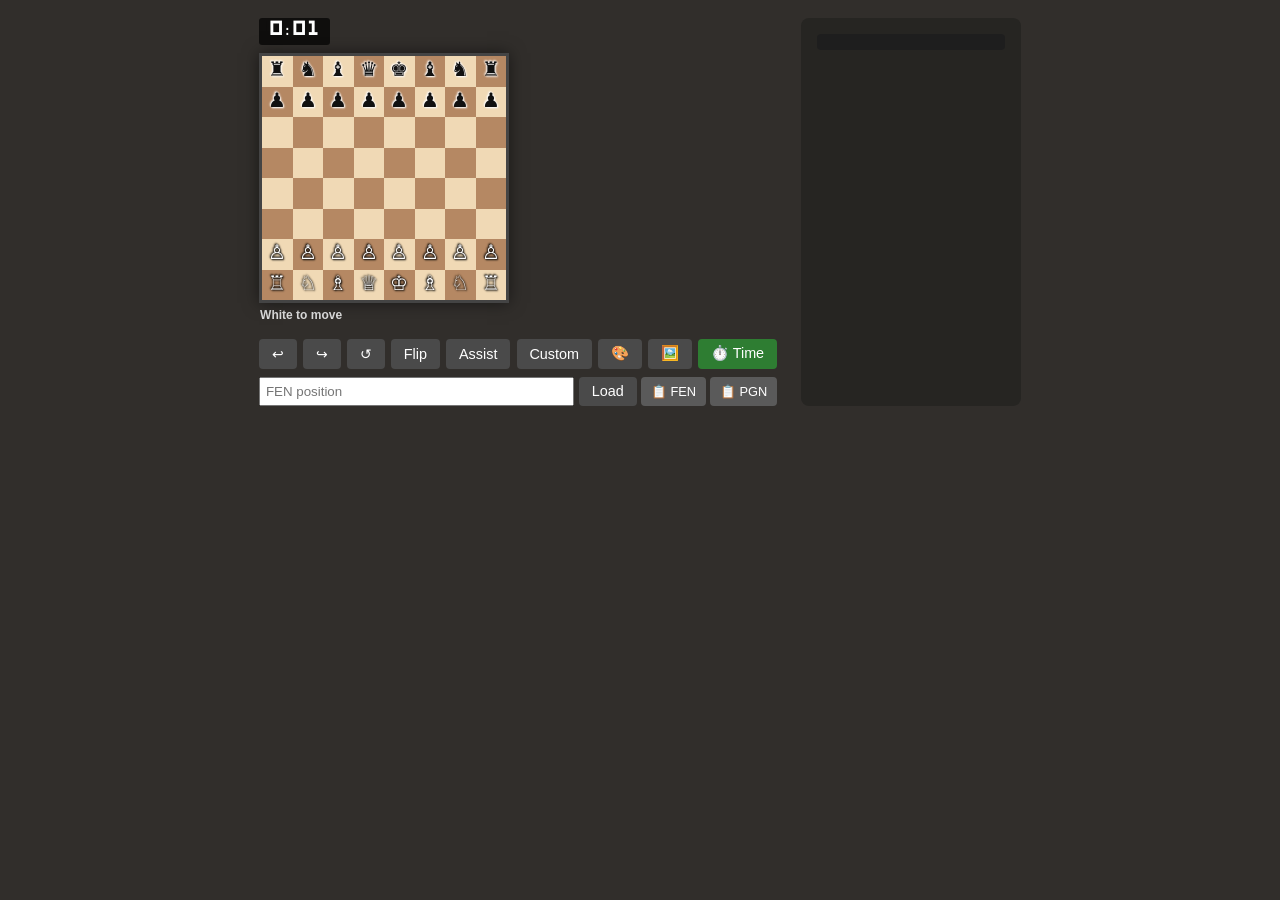
<file: index.html>
<!DOCTYPE html>
<html lang="en">
<head></head>
<body>
<meta charset="UTF-8" />
<meta name="viewport" content="width=device-width, initial-scale=1.0, user-scalable=yes" />
<meta name="theme-color" content="#312e2b" />
<link rel="manifest" href="manifest.json" />
<title>Chess Game</title>
<style>
:root {
--light-square: #f0d9b5;
--dark-square: #b58863;
}
* {
box-sizing: border-box;
margin: 0;
padding: 0;
}
body {
font-family: sans-serif;
background: #312e2b;
display: flex;
justify-content: center;
align-items: flex-start;
min-height: 100vh;
padding: 2vh 1rem;
}
.app {
display: flex;
gap: 1.5rem;
flex-wrap: wrap;
justify-content: center;
width: 100%;
max-width: 900px;
}
.board-area {
flex: 0 0 auto;
position: relative;
padding-top: 35px;
}
#board-container {
--square-size: calc(100% / 8);
width: 100%;
max-width: 250px;
aspect-ratio: 1 / 1;
display: grid;
grid-template-columns: repeat(8, 1fr);
grid-template-rows: repeat(8, 1fr);
border: 3px solid #444;
box-shadow: 0 0 15px rgba(0, 0, 0, 0.5);
position: relative;
user-select: none;
touch-action: none;
overflow: hidden;
}
.sidebar {
width: 220px;
background: #262522;
color: #ccc;
padding: 1rem;
border-radius: 8px;
display: flex;
flex-direction: column;
gap: 0.8rem;
}
.move-list {
max-height: 300px;
overflow-y: auto;
font-family: monospace;
background: #1e1e1e;
padding: 0.5rem;
border-radius: 4px;
display: flex;
flex-direction: column;
gap: 2px;
}
.move-entry {
display: flex;
align-items: center;
gap: 6px;
background: #2a2a2a;
padding: 3px 6px;
border-radius: 3px;
font-size: 0.9rem;
}
.move-entry .move-num {
color: #888;
min-width: 22px;
}
.move-entry .move-text {
color: #eee;
flex: 1;
}
.move-entry .move-time {
color: #aaa;
font-size: 10px !important;
}
.board-timer {
position: absolute;
top: 0;
left: 0;
font-family: "pixelnum", monospace;
font-size: 0.9rem;
color: #fff;
background: rgba(0, 0, 0, 0.7);
padding: 3px 10px;
border-radius: 3px;
pointer-events: none;
z-index: 10;
}
.controls {
display: flex;
flex-wrap: wrap;
gap: 0.4rem;
}
button {
padding: 0.4rem 0.8rem;
border: none;
border-radius: 4px;
cursor: pointer;
background: #4a4a4a;
color: white;
font-size: 0.9rem;
}
button:hover {
background: #666;
}
button.active {
background: #2e7d32;
}

#status-line {
width: 100%;
max-width: 250px;
margin: 4px 0;
min-height: 2em;
font-weight: bold;
color: #ddd;
white-space: pre-wrap;
overflow: hidden;
font-size: 0.75rem;
border: 1px solid transparent;
box-sizing: border-box;
line-height: 1.3;
}

.fen-area {
display: flex;
gap: 0.3rem;
margin-top: 0.5rem;
flex-wrap: wrap;
}
#fen-input {
flex: 1;
padding: 0.3rem;
min-width: 150px;
}
#halfmove-clock {
margin-top: 4px;
font-family: "pixelnum", monospace;
color: #aaa;
font-size: 0.85rem;
}
.export-btn {
padding: 0.3rem 0.6rem;
font-size: 0.8rem;
background: #5a5a5a;
}
.export-btn:hover {
background: #7a7a7a;
}
@media (max-width: 600px) {
.app {
flex-direction: column;
align-items: center;
}
.sidebar {
width: 100%;
}
}

@font-face {
font-family: "pixelnum";
src: url("pixelnum.ttf") format("truetype");
}
.square {
position: relative;
display: flex;
align-items: center;
justify-content: center;
font-family: "pixelnum", sans-serif;
font-size: calc(var(--square-size) * 10);
line-height: 1;
cursor: pointer;
transition: background-color 0.15s;
}
.light {
background-color: var(--light-square);
}
.dark {
background-color: var(--dark-square);
}
.square:active {
filter: brightness(1.2);
}
.square.last-move {
box-shadow: inset 0 0 10px rgba(255, 255, 0, 0.7);
}
.square.selected {
box-shadow: inset 0 0 15px rgba(0, 191, 255, 0.8);
outline: 3px solid #00bfff;
outline-offset: -3px;
z-index: 2;
}
.square.move-highlight {
background-color: rgba(0, 255, 0, 0.3) !important;
}
.square.capture-highlight {
background-color: rgba(255, 0, 0, 0.3) !important;
box-shadow: inset 0 0 0 4px rgba(255, 0, 0, 0.5);
}
.square.custom-highlight {
box-shadow: inset 0 0 0 4px rgba(0, 255, 100, 0.9) !important;
background-color: rgba(0, 255, 100, 0.25) !important;
}
.square.king-checkmate::after {
content: "";
position: absolute;
top: 0;
left: 0;
right: 0;
bottom: 0;
background: rgba(255, 0, 0, 0.5);
pointer-events: none;
z-index: 3;
}
#board-container.flipped {
transform: rotate(180deg);
}
#board-container.flipped .square {
transform: rotate(180deg);
}

.piece-white {
color: #fff;
text-shadow:
0 0 2px #000,
1px 1px 2px #000,
-1px -1px 2px #000;
}
.piece-black {
color: #111;
text-shadow:
0 0 2px #fff,
1px 1px 2px #fff,
-1px -1px 2px #fff;
}

.promotion-modal {
position: fixed;
top: 50%;
left: 50%;
transform: translate(-50%, -50%);
background: #333;
padding: 1rem;
border-radius: 8px;
display: flex;
gap: 0.5rem;
z-index: 1000;
box-shadow: 0 0 20px rgba(0, 0, 0, 0.4);
border: 2px solid #555;
}
.promotion-modal button {
font-size: 2rem;
width: 3rem;
height: 3rem;
background: #444;
border: 1px solid #666;
cursor: pointer;
display: flex;
align-items: center;
justify-content: center;
}

/* ── Drag ghost (fixed, follows cursor) ── */
.drag-ghost {
position: fixed;
pointer-events: none;
font-family: "pixelnum", sans-serif;
z-index: 10000;
display: flex;
align-items: center;
justify-content: center;
transform: translate(-50%, -50%) scale(1.1);
filter: drop-shadow(0 8px 16px rgba(0, 0, 0, 0.5));
transition: none;
will-change: left, top;
}

.attack-overlay {
position: absolute;
top: 2px;
left: 2px;
right: 2px;
display: flex;
justify-content: space-between;
font-size: 0.5rem;
font-weight: bold;
pointer-events: none;
font-family: "pixelnum", monospace;
z-index: 5;
line-height: 1;
}

.attack-white {
color: #fff;
text-shadow: 0 0 3px rgba(0, 0, 0, 0.9);
}

.attack-black {
color: #000;
text-shadow: 0 0 3px rgba(255, 255, 255, 0.9);
}
#board-container.img-import {
background-size: 100% 100%;
background-position: center;
box-shadow: none;
}
#board-container.img-import .square {
background-color: transparent !important;
}
#board-container.img-import .square.move-highlight {
background-color: rgba(0, 255, 0, 0.5) !important;
}
#board-container.img-import .square.capture-highlight {
background-color: rgba(255, 0, 0, 0.5) !important;
}

/* ── Custom Mode Panel ── */
.custom-panel {
position: fixed;
bottom: 20px;
left: 50%;
transform: translateX(-50%);
background: #2a2a2a;
border: 1px solid #555;
border-radius: 6px;
padding: 0;
z-index: 999;
display: flex;
flex-direction: column;
box-shadow: 0 4px 16px rgba(0, 0, 0, 0.6);
max-width: 50vw;
touch-action: none;
}
.custom-panel-header {
background: #1a1a1a;
padding: 4px 6px;
border-radius: 5px 5px 0 0;
display: flex;
justify-content: space-between;
align-items: center;
user-select: none;
border-bottom: 1px solid #444;
cursor: grab;
}
.custom-panel-header:active {
cursor: grabbing;
}
.custom-panel-header span {
color: #ccc;
font-size: 0.7rem;
font-weight: 600;
}
.custom-panel-drag-handle {
color: #666;
font-size: 0.8rem;
}
.custom-panel-content {
padding: 4px;
display: flex;
flex-direction: column;
gap: 2px;
}
.custom-palette {
display: flex;
flex-direction: column;
gap: 1px;
align-items: center;
}

.palette-row {
display: flex;
gap: 2px;
align-items: center;
}
.palette-piece {
width: 22px;
height: 22px;
background: #444;
border: 1px solid #666;
border-radius: 3px;
display: flex;
align-items: center;
justify-content: center;
font-size: 14px;
cursor: pointer;
transition: all 0.15s;
}
.palette-piece:hover {
background: #555;
}
.palette-piece.selected {
border-color: #4caf50;
background: #2e7d32;
box-shadow: 0 0 4px rgba(76, 175, 80, 0.6);
}
.palette-trash {
width: 22px;
height: 22px;
background: #5a2a2a;
border: 1px solid #a33;
border-radius: 3px;
display: flex;
align-items: center;
justify-content: center;
font-size: 11px;
cursor: pointer;
transition: all 0.15s;
}
.palette-trash:hover {
background: #7a2a2a;
}
.palette-trash.selected {
border-color: #ff5252;
background: #a33;
box-shadow: 0 0 4px rgba(255, 82, 82, 0.6);
}

.custom-toggle-btn {
  width: auto;
  min-width: 28px;
  height: 22px;
  background: #f0c000;
  border: 1px solid #e6b800;
  border-radius: 3px;
  color: #000;
  font-size: 0.55rem;
  cursor: pointer;
  padding: 0 4px;
  display: flex;
  align-items: center;
  justify-content: center;
}
.custom-toggle-btn:hover,
.custom-toggle-btn:active {
  background: #f0c000;
}

.custom-castle-btn {
  width: auto;
  min-width: 28px;
  height: 22px;
  background: #444;
  border: 1px solid #666;
  border-radius: 3px;
  color: #ccc;
  font-size: 0.55rem;
  cursor: pointer;
  padding: 0 4px;
  display: flex;
  align-items: center;
  justify-content: center;
}
.custom-castle-btn:hover {
  background: #555;
}
.custom-castle-btn.active {
  background: #2e7d32;
  border-color: #4caf50;
}

.custom-chess960-btn {
  width: auto;
  min-width: 28px;
  height: 22px;
  background: #5a4a2a;
  border: 1px solid #666;
  border-radius: 3px;
  color: #ccc;
  font-size: 0.55rem;
  cursor: pointer;
  padding: 0 4px;
  display: flex;
  align-items: center;
  justify-content: center;
}
.custom-chess960-btn:hover {
  background: #7a5a3a;
}

.custom-actions {
display: flex;
gap: 3px;
justify-content: center;
flex-wrap: wrap;
}
.custom-actions button {
padding: 3px 6px;
font-size: 0.7rem;
border-radius: 3px;
}
.custom-actions .back-btn {
background: #2e7d32;
}
.custom-actions .back-btn:hover {
background: #388e3c;
}
.custom-actions .clear-btn {
background: #b71c1c;
}
.custom-actions .clear-btn:hover {
background: #c62828;
}
.custom-mode-hint {
color: #aaa;
font-size: 0.6rem;
text-align: center;
}
</style>

<div class="app">
<div class="board-area">
<div id="move-timer" class="board-timer">0:00</div>
<div id="board-container" role="grid" aria-label="Chess board"></div>
<div id="status-line">White to move</div>
<div class="controls" style="margin-top: 0.5rem">
<button id="undo-btn" title="Undo">↩</button>
<button id="redo-btn" title="Redo">↪</button>
<button id="restart-btn" title="Restart">↺</button>
<button id="flip-btn" title="Flip board">Flip</button>
<button id="assist-toggle" title="Assist mode">Assist</button>
<button id="custom-btn" title="Custom board">Custom</button>
<button id="color-picker-btn" title="Board colors">🎨</button>
<button id="img-import-btn" title="Board image">🖼️</button>
<button id="time-toggle-btn" title="Toggle move times">⏱️ Time</button>
</div>
<div class="fen-area">
<input type="text" id="fen-input" placeholder="FEN position" />
<button id="fen-load-btn">Load</button>
<button id="fen-copy-btn" class="export-btn" title="Copy FEN">📋 FEN</button>
<button id="pgn-copy-btn" class="export-btn" title="Copy PGN">📋 PGN</button>
</div>
<div id="halfmove-clock" style="display: none">Halfmove: 0/100</div>
</div>
<div class="sidebar">
<div class="move-list" id="move-list" aria-label="Move history"></div>
</div>
</div>

<div id="custom-panel" class="custom-panel" style="display: none">
<div class="custom-panel-header" id="custom-panel-header">
<span>Custom</span>
<div class="custom-panel-drag-handle"></div>
</div>
<div class="custom-panel-content">
<div class="custom-mode-hint">Tap a piece then a square.<br>Drag &amp; drop works too.</div>
<div class="custom-palette">
<div class="palette-row" id="palette-white"></div>
<div class="palette-row" id="palette-black"></div>
<div class="palette-row">
<div class="palette-row">
<button id="turn-toggle-btn" class="custom-toggle-btn">White first</button>
<div class="palette-trash" id="palette-trash" title="Remove piece">🗑️</div>
<button id="castle-white-btn" class="custom-castle-btn" title="White castling rights (KQ)">KQ</button>
<button id="castle-black-btn" class="custom-castle-btn" title="Black castling rights (kq)">kq</button>
</div>
</div>
</div>
<div class="custom-actions">
<button class="clear-btn" id="custom-clear">❌</button>
<button id="custom-reset">Reset</button>
<button id="chess960-btn" class="custom-chess960-btn" title="Random Chess960">960</button>
<button class="back-btn" id="custom-back">✅</button>
</div>
</div>
</div>
</div>

<script>
if ('serviceWorker' in navigator) {
navigator.serviceWorker.register('sw.js').catch(() => {});
}

const SYMBOLS = {
wK: '♔', wQ: '♕', wR: '♖', wB: '♗', wN: '♘', wP: '♙',
bK: '♚', bQ: '♛', bR: '♜', bB: '♝', bN: '♞', bP: '♟'
};

const DEFAULT_LIGHT = '#f0d9b5';
const DEFAULT_DARK = '#b58863';

function pieceToSymbol(piece) {
if (!piece || piece === '.') return '';
let color, pieceChar;
if (piece.length === 1) {
color = piece === piece.toUpperCase() ? 'w' : 'b';
pieceChar = piece.toUpperCase();
} else {
color = piece[0].toLowerCase();
pieceChar = piece[1].toUpperCase();
}
const symbol = SYMBOLS[color + pieceChar] || piece;
const cls = color === 'w' ? 'piece-white' : 'piece-black';
return `<span class="${cls}">${symbol}</span>`;
}

function coordsToSquare(row, col) {
return String.fromCharCode(97 + col) + (8 - row);
}

function squareToCoords(sq) {
const file = sq.charCodeAt(0) - 97;
const rank = parseInt(sq[1]);
return { row: 8 - rank, col: file};
}

(function() {
class MoveTimer {
constructor() {
this.elapsed = 0;
this.startTime = null;
this.interval = null;
this.tickCallbacks = [];
this.running = false;
}
start() {
if (this.running) return;
this.running = true;
this.startTime = performance.now() - this.elapsed * 1000;
this.interval = setInterval(() => {
const now = performance.now();
this.elapsed = (now - this.startTime) / 1000;
const time = this._format();
this.tickCallbacks.forEach(cb => cb(time));
}, 100);
}
stop() {
if (!this.running) return;
clearInterval(this.interval);
this.interval = null;
const now = performance.now();
this.elapsed = (now - this.startTime) / 1000;
this.running = false;
const time = this._format();
this.tickCallbacks.forEach(cb => cb(time));
}
reset() {
this.stop();
this.elapsed = 0;
this.startTime = null;
const time = this._format();
this.tickCallbacks.forEach(cb => cb(time));
}
onTick(cb) { this.tickCallbacks.push(cb);}
_format() {
const totalSec = Math.floor(this.elapsed);
const mins = Math.floor(totalSec / 60);
const secs = totalSec % 60;
return mins + ':' + (secs < 10 ? '0' : '') + secs;
}}
window.MoveTimer = MoveTimer;
})();

(function() {
class ChessGame {
constructor() {
this._listeners = [];
this._history = [];
this._redoStack = [];
this._positionHistory = [];
this._pgnMoves = [];
this.reset();
}

reset() {
this.board = [
['r', 'n', 'b', 'q', 'k', 'b', 'n', 'r'],
['p', 'p', 'p', 'p', 'p', 'p', 'p', 'p'],
['.', '.', '.', '.', '.', '.', '.', '.'],
['.', '.', '.', '.', '.', '.', '.', '.'],
['.', '.', '.', '.', '.', '.', '.', '.'],
['.', '.', '.', '.', '.', '.', '.', '.'],
['P', 'P', 'P', 'P', 'P', 'P', 'P', 'P'],
['R', 'N', 'B', 'Q', 'K', 'B', 'N', 'R']
];
this.turn = 'w';
this.castlingRights = { K: true, Q: true, k: true, q: true};
this.enPassantTarget = null;
this.halfmoveClock = 0;
this.fullmoveNumber = 1;
this._history = [];
this._redoStack = [];
this._positionHistory = [];
this._pgnMoves = [];
this._status = 'active';
this._lastMove = null;
this._recordPosition();
}

isWhite(piece) { return /^[A-Z]$/.test(piece);}
isBlack(piece) { return /^[a-z]$/.test(piece);}
colorOf(piece) { return piece === '.' ? null : (this.isWhite(piece) ? 'w' : 'b');}
cloneBoard() { return this.board.map(row => [...row]);}

findKing(color) {
const king = color === 'w' ? 'K' : 'k';
for (let r = 0; r < 8; r++) {
for (let c = 0; c < 8; c++) {
if (this.board[r][c] === king) return [r, c];
}}
return null;
}

isAttacked(r, c, attackerColor) {
for (let row = 0; row < 8; row++) {
for (let col = 0; col < 8; col++) {
if (this.colorOf(this.board[row][col]) !== attackerColor) continue;
if (this.canPieceMove(row, col, r, c)) return true;
}}
return false;
}

isInCheck(color) {
const kingPos = this.findKing(color);
if (!kingPos) return true;
const opponent = color === 'w' ? 'b' : 'w';
return this.isAttacked(kingPos[0], kingPos[1], opponent);
}

canPieceMove(fromRow, fromCol, toRow, toCol) {
const piece = this.board[fromRow][fromCol];
if (piece === '.') return false;
const dr = toRow - fromRow;
const dc = toCol - fromCol;
const color = this.colorOf(piece);
const target = this.board[toRow][toCol];
if (target !== '.' && this.colorOf(target) === color) return false;
const absDr = Math.abs(dr);
const absDc = Math.abs(dc);
switch (piece.toUpperCase()) {
case 'P': {
const dir = color === 'w' ? -1 : 1;
const startRow = color === 'w' ? 6 : 1;
if (dc === 0 && target === '.') {
if (dr === dir) return true;
if (dr === 2 * dir && fromRow === startRow &&
this.board[fromRow + dir][fromCol] === '.') return true;
}
if (absDc === 1 && dr === dir && target !== '.') return true;
return false;
}
case 'N': return (absDr === 2 && absDc === 1) || (absDr === 1 && absDc === 2);
case 'B': return absDr === absDc && this.checkSlidingPath(fromRow, fromCol, toRow, toCol);
case 'R': return (dr === 0 || dc === 0) && this.checkSlidingPath(fromRow, fromCol, toRow, toCol);
case 'Q': return (dr === 0 || dc === 0 || absDr === absDc) && this.checkSlidingPath(fromRow, fromCol, toRow, toCol);
case 'K': return absDr <= 1 && absDc <= 1;
default: return false;
}}

checkSlidingPath(fromRow, fromCol, toRow, toCol) {
const dr = Math.sign(toRow - fromRow);
const dc = Math.sign(toCol - fromCol);
let r = fromRow + dr, c = fromCol + dc;
while (r !== toRow || c !== toCol) {
if (this.board[r][c] !== '.') return false;
r += dr; c += dc;
}
return true;
}

isMoveLegal(fromRow, fromCol, toRow, toCol) {
const piece = this.board[fromRow][fromCol];
if (piece === '.') return false;
const color = this.colorOf(piece);
if (color !== this.turn) return false;
const dr = toRow - fromRow;
const dc = toCol - fromCol;
const targetPiece = this.board[toRow][toCol];
if (!this.canPieceMove(fromRow, fromCol, toRow, toCol)) {
if (piece.toUpperCase() === 'K' && Math.abs(dc) === 2 && dr === 0) {
return this.isCastlingLegal(fromRow, fromCol, toRow, toCol);
}
if (piece.toUpperCase() === 'P' && Math.abs(dc) === 1 && dr === (color === 'w' ? -1 : 1) && targetPiece === '.') {
return this.isEnPassantLegal(fromRow, fromCol, toRow, toCol);
}
return false;
}
return this.doesMoveLeaveKingSafe(fromRow, fromCol, toRow, toCol);
}

isCastlingLegal(fromRow, fromCol, toRow, toCol) {
const color = this.turn;
const kingRow = color === 'w' ? 7 : 0;
if (fromRow !== kingRow || fromCol !== 4) return false;
const kingside = toCol === 6;
const queenside = toCol === 2;
if (!kingside && !queenside) return false;
const rookColFrom = kingside ? 7 : 0;
const rightKey = color === 'w' ? (kingside ? 'K' : 'Q') : (kingside ? 'k' : 'q');
if (!this.castlingRights[rightKey]) return false;
const dir = kingside ? 1 : -1;
for (let c = fromCol + dir; c !== rookColFrom; c += dir) {
if (this.board[kingRow][c] !== '.') return false;
}
if (this.board[kingRow][toCol] !== '.') return false;
if (queenside && this.board[kingRow][1] !== '.') return false;
const opponent = color === 'w' ? 'b' : 'w';
for (let c = fromCol; c !== toCol + dir; c += dir) {
if (this.isAttacked(kingRow, c, opponent)) return false;
}
return true;
}

isEnPassantLegal(fromRow, fromCol, toRow, toCol) {
if (!this.enPassantTarget) return false;
const [epRow, epCol] = this.enPassantTarget;
if (toRow !== epRow || toCol !== epCol) return false;
const color = this.turn;
const capturedPiece = this.board[fromRow][toCol];
if (capturedPiece === '.' || this.colorOf(capturedPiece) === color) return false;
return this.doesMoveLeaveKingSafe(fromRow, fromCol, toRow, toCol, true);
}

doesMoveLeaveKingSafe(fromRow, fromCol, toRow, toCol, enPassant = false) {
const originalBoard = this.board;
const originalEnPassant = this.enPassantTarget;
const originalCastling = { ...this.castlingRights};
this.board = this.cloneBoard();
this.makeMoveOnBoard(fromRow, fromCol, toRow, toCol, enPassant);
const kingSafe = !this.isInCheck(this.turn);
this.board = originalBoard;
this.enPassantTarget = originalEnPassant;
this.castlingRights = originalCastling;
return kingSafe;
}

makeMoveOnBoard(fromRow, fromCol, toRow, toCol, enPassantCapture) {
const piece = this.board[fromRow][fromCol];
this.board[toRow][toCol] = piece;
this.board[fromRow][fromCol] = '.';
if (enPassantCapture) {
this.board[fromRow][toCol] = '.';
}}

getLegalMoves(fromRow, fromCol) {
const moves = [];
const piece = this.board[fromRow][fromCol];
if (piece === '.' || this.colorOf(piece) !== this.turn) return moves;
for (let toRow = 0; toRow < 8; toRow++) {
for (let toCol = 0; toCol < 8; toCol++) {
if (this.isMoveLegal(fromRow, fromCol, toRow, toCol)) {
moves.push({ to: coordsToSquare(toRow, toCol), toRow, toCol});
}}
}
return moves;
}

getState() {
const legalMovesMap = new Map();
for (let row = 0; row < 8; row++) {
for (let col = 0; col < 8; col++) {
const piece = this.board[row][col];
if (piece !== '.' && this.colorOf(piece) === this.turn) {
const sq = coordsToSquare(row, col);
legalMovesMap.set(sq, this.getLegalMoves(row, col));
}}
}
this._updateGameStatus();
return {
board: this.cloneBoard(),
turn: this.turn,
castlingRights: { ...this.castlingRights},
enPassantTarget: this.enPassantTarget,
halfmoveClock: this.halfmoveClock,
fullmoveNumber: this.fullmoveNumber,
status: this._status,
lastMove: this._lastMove,
legalMoves: legalMovesMap
};
}

_getPositionKey() {
let key = '';
for (let r = 0; r < 8; r++) {
for (let c = 0; c < 8; c++) key += this.board[r][c];
}
key += this.turn;
let castling = '';
if (this.castlingRights.K) castling += 'K';
if (this.castlingRights.Q) castling += 'Q';
if (this.castlingRights.k) castling += 'k';
if (this.castlingRights.q) castling += 'q';
key += castling || '-';
if (this.enPassantTarget) {
key += coordsToSquare(this.enPassantTarget[0], this.enPassantTarget[1]);
} else {
key += '-';
}
return key;
}

_recordPosition() {
this._positionHistory.push(this._getPositionKey());
}

_checkThreefoldRepetition() {
const currentKey = this._getPositionKey();
let count = 0;
for (const key of this._positionHistory) {
if (key === currentKey) count++;
}
return count >= 3;
}

_checkInsufficientMaterial() {
let knights = 0;
let bishops = [];
let hasRooksOrQueens = false;
let hasPawns = false;
for (let r = 0; r < 8; r++) {
for (let c = 0; c < 8; c++) {
const piece = this.board[r][c];
if (piece === '.' || piece.toUpperCase() === 'K') continue;
const type = piece.toUpperCase();
if (type === 'R' || type === 'Q') hasRooksOrQueens = true;
else if (type === 'P') hasPawns = true;
else if (type === 'N') knights++;
else if (type === 'B') bishops.push({ row: r, col: c});
}}
if (hasRooksOrQueens || hasPawns) return false;
if (knights === 0 && bishops.length === 0) return true;
if (bishops.length === 0 && knights > 0 && knights <= 2) return true;
if (knights === 0 && bishops.length > 0) {
const colors = bishops.map(b => (b.row + b.col) % 2);
if (colors.every(c => c === colors[0])) return true;
}
return false;
}

_updateGameStatus() {
const hasLegalMoves = this._hasAnyLegalMoves();
const inCheck = this.isInCheck(this.turn);
if (!hasLegalMoves) {
this._status = inCheck ? 'checkmate' : 'stalemate';
} else if (this.halfmoveClock >= 100) {
this._status = 'draw50';
} else if (this._checkThreefoldRepetition()) {
this._status = 'repetition';
} else if (this._checkInsufficientMaterial()) {
this._status = 'insufficient';
} else if (inCheck) {
this._status = 'check';
} else {
this._status = 'active';
}}

_hasAnyLegalMoves() {
for (let row = 0; row < 8; row++) {
for (let col = 0; col < 8; col++) {
const piece = this.board[row][col];
if (piece !== '.' && this.colorOf(piece) === this.turn) {
if (this.getLegalMoves(row, col).length > 0) return true;
}}
}
return false;
}

executeMove(fromSq, toSq, promotionPiece = 'q') {
const { row: fromRow, col: fromCol } = squareToCoords(fromSq);
const { row: toRow, col: toCol } = squareToCoords(toSq);
if (!this.isMoveLegal(fromRow, fromCol, toRow, toCol)) return false;

const piece = this.board[fromRow][fromCol];
const color = this.turn;
const target = this.board[toRow][toCol];
const dr = toRow - fromRow;
const dc = toCol - fromCol;

let enPassantCapture = false;
let castlingMove = false;
let rookFromCol, rookToCol;

if (piece.toUpperCase() === 'K' && Math.abs(dc) === 2) {
castlingMove = true;
const kingside = dc > 0;
rookFromCol = kingside ? 7 : 0;
rookToCol = kingside ? 5 : 3;
}
if (piece.toUpperCase() === 'P' && Math.abs(dc) === 1 && target === '.' &&
this.enPassantTarget && toRow === this.enPassantTarget[0] && toCol === this.enPassantTarget[1]) {
enPassantCapture = true;
}

let moveNotation = "";
const pieceType = piece.toUpperCase();

if (castlingMove) {
moveNotation = (dc > 0) ? "O-O" : "O-O-O";
} else {
const isCap = target !== '.' || enPassantCapture;
let disambig = "";

if (pieceType !== 'P' && pieceType !== 'K') {
const candidates = [];
for (let r = 0; r < 8; r++) {
for (let c = 0; c < 8; c++) {
if (r === fromRow && c === fromCol) continue;
const p = this.board[r][c];
if (p !== '.' && p.toUpperCase() === pieceType && this.colorOf(p) === color) {
if (this.isMoveLegal(r, c, toRow, toCol)) {
candidates.push({ row: r, col: c });
}
}
}
}
if (candidates.length > 0) {
const fromFile = String.fromCharCode(97 + fromCol);
const fromRank = String(8 - fromRow);
const sameFile = candidates.some(cand => cand.col === fromCol);
const sameRank = candidates.some(cand => cand.row === fromRow);

if (!sameFile) {
disambig = fromFile;
} else if (!sameRank) {
disambig = fromRank;
} else {
disambig = fromFile + fromRank;
}
}
}

if (pieceType === 'P') {
if (isCap) {
moveNotation = String.fromCharCode(97 + fromCol) + "x" + toSq;
} else {
moveNotation = toSq;
}
} else {
moveNotation = pieceType + disambig + (isCap ? "x" : "") + toSq;
}

if (pieceType === 'P' && (toRow === 0 || toRow === 7)) {
moveNotation += "=" + promotionPiece.toUpperCase();
}
}

this._history.push({
board: this.cloneBoard(),
turn: this.turn,
castlingRights: { ...this.castlingRights},
enPassantTarget: this.enPassantTarget,
halfmoveClock: this.halfmoveClock,
fullmoveNumber: this.fullmoveNumber,
lastMove: this._lastMove,
positionHistory: [...this._positionHistory],
pgnMoves: [...this._pgnMoves]
});
this._redoStack = [];
this.makeMoveOnBoard(fromRow, fromCol, toRow, toCol, enPassantCapture);
if (castlingMove) {
this.board[fromRow][rookToCol] = this.board[fromRow][rookFromCol];
this.board[fromRow][rookFromCol] = '.';
}
if (piece.toUpperCase() === 'P' && (toRow === 0 || toRow === 7)) {
const promo = color === 'w' ? promotionPiece.toUpperCase() : promotionPiece.toLowerCase();
this.board[toRow][toCol] = promo;
}
this.enPassantTarget = null;
if (piece.toUpperCase() === 'P' && Math.abs(dr) === 2) {
const epRow = color === 'w' ? fromRow - 1 : fromRow + 1;
this.enPassantTarget = [epRow, fromCol];
}
if (piece === 'K') { this.castlingRights.K = false; this.castlingRights.Q = false;}
if (piece === 'k') { this.castlingRights.k = false; this.castlingRights.q = false;}
if (piece === 'R') {
if (fromRow === 7 && fromCol === 0) this.castlingRights.Q = false;
if (fromRow === 7 && fromCol === 7) this.castlingRights.K = false;
}
if (piece === 'r') {
if (fromRow === 0 && fromCol === 0) this.castlingRights.q = false;
if (fromRow === 0 && fromCol === 7) this.castlingRights.k = false;
}
if (target === 'R' && toRow === 7 && toCol === 0) this.castlingRights.Q = false;
if (target === 'R' && toRow === 7 && toCol === 7) this.castlingRights.K = false;
if (target === 'r' && toRow === 0 && toCol === 0) this.castlingRights.q = false;
if (target === 'r' && toRow === 0 && toCol === 7) this.castlingRights.k = false;
if (piece.toUpperCase() === 'P' || target !== '.') {
this.halfmoveClock = 0;
} else {
this.halfmoveClock++;
}

const opponentColor = color === 'w' ? 'b' : 'w';
const oppKingPos = this.findKing(opponentColor);
let inCheck = false;
if (oppKingPos) {
inCheck = this.isAttacked(oppKingPos[0], oppKingPos[1], color);
}

if (inCheck) {
const savedTurn = this.turn;
this.turn = opponentColor;
const hasLegalMoves = this._hasAnyLegalMoves();
this.turn = savedTurn;

if (!hasLegalMoves) {
moveNotation += "#";
} else {
moveNotation += "+";
}
}

this._pgnMoves.push(moveNotation);

if (this.turn === 'b') this.fullmoveNumber++;
this.turn = this.turn === 'w' ? 'b' : 'w';
this._lastMove = { from: fromSq, to: toSq};
this._recordPosition();
this._fireUpdate('move');
return true;
}

undo() {
if (this._history.length === 0) return false;
this._redoStack.push({
board: this.cloneBoard(),
turn: this.turn,
castlingRights: { ...this.castlingRights},
enPassantTarget: this.enPassantTarget,
halfmoveClock: this.halfmoveClock,
fullmoveNumber: this.fullmoveNumber,
lastMove: this._lastMove,
positionHistory: [...this._positionHistory],
pgnMoves: [...this._pgnMoves]
});
const prev = this._history.pop();
this.board = prev.board;
this.turn = prev.turn;
this.castlingRights = prev.castlingRights;
this.enPassantTarget = prev.enPassantTarget;
this.halfmoveClock = prev.halfmoveClock;
this.fullmoveNumber = prev.fullmoveNumber;
this._lastMove = prev.lastMove;
this._positionHistory = prev.positionHistory;
this._pgnMoves = prev.pgnMoves;
this._fireUpdate('undo');
return true;
}

redo() {
if (this._redoStack.length === 0) return false;
this._history.push({
board: this.cloneBoard(),
turn: this.turn,
castlingRights: { ...this.castlingRights},
enPassantTarget: this.enPassantTarget,
halfmoveClock: this.halfmoveClock,
fullmoveNumber: this.fullmoveNumber,
lastMove: this._lastMove,
positionHistory: [...this._positionHistory],
pgnMoves: [...this._pgnMoves]
});
const next = this._redoStack.pop();
this.board = next.board;
this.turn = next.turn;
this.castlingRights = next.castlingRights;
this.enPassantTarget = next.enPassantTarget;
this.halfmoveClock = next.halfmoveClock;
this.fullmoveNumber = next.fullmoveNumber;
this._lastMove = next.lastMove;
this._positionHistory = next.positionHistory;
this._pgnMoves = next.pgnMoves;
this._fireUpdate('redo');
return true;
}

onUpdate(cb) { this._listeners.push(cb);}
_fireUpdate(action) {
const state = this.getState();
for (const cb of this._listeners) cb(state, action);
}

getFEN() {
let fen = '';
for (let r = 0; r < 8; r++) {
let empty = 0;
for (let c = 0; c < 8; c++) {
const piece = this.board[r][c];
if (piece === '.') empty++;
else {
if (empty > 0) { fen += empty; empty = 0;}
fen += piece;
}}
if (empty > 0) fen += empty;
if (r < 7) fen += '/';
}
fen += ' ' + this.turn + ' ';
let castling = '';
if (this.castlingRights.K) castling += 'K';
if (this.castlingRights.Q) castling += 'Q';
if (this.castlingRights.k) castling += 'k';
if (this.castlingRights.q) castling += 'q';
fen += castling || '-';
fen += ' ';
if (this.enPassantTarget) {
fen += coordsToSquare(this.enPassantTarget[0], this.enPassantTarget[1]);
} else {
fen += '-';
}
fen += ' ' + this.halfmoveClock + ' ' + this.fullmoveNumber;
return fen;
}

getPGN() {
let result = '*';
if (this._status === 'checkmate') {
result = this.turn === 'w' ? '0-1' : '1-0';
} else if (this._status === 'stalemate' || this._status === 'draw50' ||
 this._status === 'repetition' || this._status === 'insufficient') {
result = '1/2-1/2';
}

let moveText = '';
for (let i = 0; i < this._pgnMoves.length; i++) {
if (i % 2 === 0) {
moveText += Math.floor(i / 2) + 1 + '. ';
}
moveText += this._pgnMoves[i] + ' ';
}
return moveText.trim() + '\n\n' + result + '\n\n' + this.getFEN();
}

loadFEN(fen) {
const parts = fen.trim().split(/\s+/);
if (parts.length < 6) throw new Error('Invalid FEN');
const [placement, turn, castlingStr, enPassant, halfmove, fullmove] = parts;
this.board = Array.from({ length: 8}, () => Array(8).fill('.'));
const ranks = placement.split('/');
for (let row = 0; row < 8; row++) {
let col = 0;
for (const ch of ranks[row]) {
if (ch >= '1' && ch <= '8') col += parseInt(ch);
else if ('pnbrqkPNBRQK'.includes(ch)) {
this.board[row][col] = ch;
col++;
}}
}
this.turn = turn;
this.castlingRights = {
K: castlingStr.includes('K'), Q: castlingStr.includes('Q'),
k: castlingStr.includes('k'), q: castlingStr.includes('q')
};
if (enPassant !== '-') {
const { row, col} = squareToCoords(enPassant);
this.enPassantTarget = [row, col];
} else {
this.enPassantTarget = null;
}
this.halfmoveClock = parseInt(halfmove);
this.fullmoveNumber = parseInt(fullmove);
this._history = [];
this._redoStack = [];
this._positionHistory = [];
this._pgnMoves = [];
this._lastMove = null;
this._status = 'active';
this._recordPosition();
this._fireUpdate('fen');
}}
window.ChessGame = ChessGame;
})();

// MAIN UI CONTROLLER
(function() {
const game = new ChessGame();
const timer = new MoveTimer();
let flipped = false;
let assistMode = false;
let showTimeTaken = true;
let selectedSquare = null;
let promotionPending = null;
let lastMoveTimestamp = performance.now();
let moveCount = 0;
let moveNumber = 1;

// ── Custom mode state ──
let customMode = false;
let customSelected = null;
let customLastPlaced = null;
let customDragPiece = null;
let customDragFromBoard = null;
let currentDragTarget = null;   // square under finger while dragging a board piece
let customCastling = { white: false, black: false };
let customTypeInterval = null;
let customCycleTimeout = null;
let cycleStartTime = 0;
let currentTextIndex = 0;let turnToggleBtn, castleWhiteBtn, castleBlackBtn, chess960Btn;

const CUSTOM_STATUS_TEXTS = [
'Creating…',
'Welcome! :3',
'Creating a new template…',
'Arranging the pieces…',
'Placing the kings and pawns…',
'Sketching a new layout…',
'Shaping the board…',
'Almost ready!',
'"The best programs are written so that computing machines can perform them quickly and so that human beings can understand them clearly." — Donald Knuth',
'"What is now proved was once only imagined." — William Blake',
'"The real voyage is in having new eyes." — Marcel Proust',
'"A cathedral sleeps inside every rock pile." — Antoine de Saint‑Exupéry',
'"Mystery creates wonder, and wonder fuels creation." — Neil Armstrong',
'"The most beautiful things are born of madness and reason." — André Gide',
'"One never finishes building a world." — Gaston Bachelard',
'"Not only is the Universe stranger than we think, it is stranger than we can think." — Werner Heisenberg',
'"Life is not life without comedy and people who can tolerate it." — Hrisky (not a quote, хз)'];
let customStatusIndex = 0;
let customStatusInterval = null;
let lastCustomStatusText = '';
let customStatusPersist = false;
let customResizeListener = null;

// ── DOM Elements (Declared early to avoid ReferenceErrors) ──
const boardEl = document.getElementById('board-container');
const statusEl = document.getElementById('status-line');
const moveListEl = document.getElementById('move-list');
const timerEl = document.getElementById('move-timer');
const halfmoveClockEl = document.getElementById('halfmove-clock');
const assistBtn = document.getElementById('assist-toggle');
const timeBtn = document.getElementById('time-toggle-btn');
const customPanel = document.getElementById('custom-panel');
const customBtn = document.getElementById('custom-btn');

// ── Custom panel drag state ──
let customPanelDragging = false;
let customPanelStartX = 0;
let customPanelStartY = 0;
let customPanelStartLeft = 0;
let customPanelStartTop = 0;
let customPanelPointerId = null;

const customPanelHeader = document.getElementById('custom-panel-header');

customPanelHeader.addEventListener('pointerdown', (e) => {
if (!customMode) return;
e.preventDefault();
customPanelDragging = true;
customPanelPointerId = e.pointerId;

const rect = customPanel.getBoundingClientRect();
customPanelStartX = e.clientX;
customPanelStartY = e.clientY;
customPanelStartLeft = rect.left;
customPanelStartTop = rect.top;

customPanel.style.transform = 'none';
customPanel.style.left = customPanelStartLeft + 'px';
customPanel.style.top = customPanelStartTop + 'px';
customPanel.style.bottom = 'auto';
customPanel.style.width = rect.width + 'px';
customPanel.style.height = rect.height + 'px';

cleanupDrag();

customPanelHeader.setPointerCapture(e.pointerId);
});

customPanelHeader.addEventListener('pointermove', (e) => {
if (!customPanelDragging || e.pointerId !== customPanelPointerId) return;

let dx = e.clientX - customPanelStartX;
let dy = e.clientY - customPanelStartY;

let newLeft = customPanelStartLeft + dx;
let newTop = customPanelStartTop + dy;

const rect = customPanel.getBoundingClientRect();
const width = rect.width;
const height = rect.height;
const maxX = window.innerWidth - width;
const maxY = window.innerHeight - height;

newLeft = Math.max(0, Math.min(newLeft, maxX));
newTop = Math.max(0, Math.min(newTop, maxY));

customPanel.style.left = newLeft + 'px';
customPanel.style.top = newTop + 'px';
});

function endCustomPanelDrag(e) {
if (!customPanelDragging) return;
customPanelDragging = false;
if (customPanelPointerId !== null) {
try { customPanelHeader.releasePointerCapture(customPanelPointerId); } catch(err) {}
customPanelPointerId = null;
}

}

customPanelHeader.addEventListener('pointerup', endCustomPanelDrag);
customPanelHeader.addEventListener('pointercancel', endCustomPanelDrag);

function initBoard() {
const existingSquares = boardEl.querySelectorAll('.square');
existingSquares.forEach(sq => sq.remove());
for (let row = 0; row < 8; row++) {
for (let col = 0; col < 8; col++) {
const sq = coordsToSquare(row, col);
const squareDiv = document.createElement('div');
squareDiv.className = 'square';
squareDiv.dataset.square = sq;
squareDiv.dataset.row = row;
squareDiv.dataset.col = col;
squareDiv.setAttribute('role', 'gridcell');
squareDiv.setAttribute('aria-label', sq);
squareDiv.addEventListener('pointerdown', onPointerDown);
boardEl.appendChild(squareDiv);
}}
document.addEventListener('pointermove', onPointerMove);
document.addEventListener('pointerup', onPointerUp);
document.addEventListener('pointercancel', onPointerUp);
}

function renderBoard(state) {
const squares = boardEl.querySelectorAll('.square');
squares.forEach(sq => {
const sqName = sq.dataset.square;
const { row, col} = squareToCoords(sqName);
const piece = state.board[row][col];

sq.innerHTML = pieceToSymbol(piece) || '';

sq.className = 'square';
if ((row + col) % 2 === 0) sq.classList.add('light');
else sq.classList.add('dark');

if (!customMode && state.lastMove) {
if (sqName === state.lastMove.from || sqName === state.lastMove.to) {
sq.classList.add('last-move');
}}

if (!customMode && selectedSquare === sqName) sq.classList.add('selected');

if (customMode && customLastPlaced &&
customLastPlaced.row === row && customLastPlaced.col === col) {
sq.classList.add('custom-highlight');
}

});

if (!customMode && selectedSquare && state.legalMoves && state.legalMoves.has(selectedSquare)) {
const moves = state.legalMoves.get(selectedSquare);
moves.forEach(m => {
const targetSquare = boardEl.querySelector(`[data-square="${m.to}"]`);
if (targetSquare) {
const { row: tr, col: tc} = squareToCoords(m.to);
const pieceAtTarget = state.board[tr][tc];
if (pieceAtTarget && pieceAtTarget !== '.') {
targetSquare.classList.add('capture-highlight');
} else {
targetSquare.classList.add('move-highlight');
}}
});
}

if (!customMode && state.status === 'checkmate') {
const losingColor = state.turn;
const king = losingColor === 'w' ? 'K' : 'k';
for (let r = 0; r < 8; r++) {
for (let c = 0; c < 8; c++) {
if (state.board[r][c] === king) {
const sq = coordsToSquare(r, c);
const kingSquare = boardEl.querySelector(`[data-square="${sq}"]`);
if (kingSquare) kingSquare.classList.add('king-checkmate');
break;
}}
}}

if (assistMode && window.attackLvl) {
window.attackLvl.update(state);
}
}

function updateStatus(state) {
if (customMode) {
statusEl.textContent = 'Creating…';
return;
}
if (customStatusPersist) {
statusEl.textContent = lastCustomStatusText;
return;
}
if (window.invalidPosition) {
statusEl.textContent = 'Invalid position!';
return;
}
if (state.status === 'active') {
statusEl.textContent = (state.turn === 'w' ? 'White' : 'Black') + ' to move';
} else if (state.status === 'check') {
statusEl.textContent = (state.turn === 'w' ? 'White' : 'Black') + ' is in check';
} else if (state.status === 'checkmate') {
const winner = state.turn === 'w' ? 'Black' : 'White';
statusEl.textContent = 'Checkmate! ' + winner + ' wins.';
} else if (state.status === 'stalemate') {
statusEl.textContent = 'Draw (Stalemate)';
} else if (state.status === 'draw50') {
statusEl.textContent = 'Draw (50-move rule)';
} else if (state.status === 'repetition') {
statusEl.textContent = 'Draw (threefold repetition)';
} else if (state.status === 'insufficient') {
statusEl.textContent = 'Draw (insufficient material)';
}
}

function updateMoveList(state, action) {
if (action === 'move') {
const lastMove = state.lastMove;
if (lastMove) {
const san = game._pgnMoves[game._pgnMoves.length - 1];
const now = performance.now();
const elapsed = ((now - lastMoveTimestamp) / 1000).toFixed(1);
lastMoveTimestamp = now;

const entry = document.createElement('div');
entry.className = 'move-entry';

const numSpan = document.createElement('span');
numSpan.className = 'move-num';
if (moveCount % 2 === 0) {
numSpan.textContent = moveNumber + '.';
}
entry.appendChild(numSpan);

const textSpan = document.createElement('span');
textSpan.className = 'move-text';
textSpan.textContent = san;
entry.appendChild(textSpan);

if (showTimeTaken) {
const timeSpan = document.createElement('span');
timeSpan.className = 'move-time';
timeSpan.textContent = elapsed + 's';
entry.appendChild(timeSpan);
}

moveListEl.appendChild(entry);
moveListEl.scrollTop = moveListEl.scrollHeight;

moveCount++;
if (moveCount % 2 === 0) moveNumber++;
}} else if (action === 'undo') {
if (moveListEl.lastChild) moveListEl.removeChild(moveListEl.lastChild);
moveCount--;
if (moveCount > 0 && moveCount % 2 === 0) moveNumber--;
else if (moveCount === 0) moveNumber = 1;
} else if (action === 'reset' || action === 'fen' || action === 'custom-done') {
moveListEl.innerHTML = '';
lastMoveTimestamp = performance.now();
moveNumber = 1;
moveCount = 0;
} else if (action === 'time-toggle') {
rebuildMoveListFromState();
}}

function rebuildMoveListFromState() {
const entries = moveListEl.querySelectorAll('.move-entry');
entries.forEach(entry => {
let timeSpan = entry.querySelector('.move-time');
if (showTimeTaken) {
if (!timeSpan) {
timeSpan = document.createElement('span');
timeSpan.className = 'move-time';
timeSpan.textContent = '—';
entry.appendChild(timeSpan);
}} else {
if (timeSpan) timeSpan.remove();
}});
}

function updateHalfmoveClock(state) {
halfmoveClockEl.textContent = `Halfmove: ${state.halfmoveClock}/100`;
}

function setAssistMode(on) {
assistMode = on;
boardEl.dataset.assist = on;
assistBtn.classList.toggle('active', on);
halfmoveClockEl.style.display = on ? 'block' : 'none';
if (!on) {
document.querySelectorAll('.attack-overlay').forEach(e => e.remove());
} else {
if (window.attackLvl) window.attackLvl.update(game.getState());
}}

function enterCustomMode() {
customMode = true;
customSelected = null;
customLastPlaced = null;
customPanel.style.display = 'flex';
customBtn.classList.add('active');
selectedSquare = null;
timer.stop();
timerEl.textContent = '-:--';
clearTyping();
currentTextIndex = 0;
customStatusPersist = false;
customCastling = { white: false, black: false };
updateTurnToggleButton();
updateCastleButtons();

cycleStartTime = performance.now();
const startCycle = () => {
  if (currentTextIndex >= CUSTOM_STATUS_TEXTS.length) currentTextIndex = 0;
  const raw = CUSTOM_STATUS_TEXTS[currentTextIndex];
  const formatted = formatStatusText(raw);
  lastCustomStatusText = raw;
  typeText(formatted, () => {
    const elapsed = performance.now() - cycleStartTime;
    const remaining = Math.max(0, 10000 - elapsed);
    customCycleTimeout = setTimeout(() => {
      currentTextIndex++;
      cycleStartTime = performance.now();
      startCycle();
    }, remaining);
  });
};
startCycle();

renderBoard(game.getState());
}

function syncCustomPanelWidth() {
if (!customPanel || !boardEl) return;
const boardWidth = boardEl.clientWidth;
customPanel.style.width = boardWidth + 'px';
}

function exitCustomMode() {
customMode = false;
customSelected = null;
customLastPlaced = null;
customPanel.style.display = 'none';
customPanel.style.width = 'auto';
customPanel.style.height = 'auto';
customBtn.classList.remove('active');
clearTyping();
customStatusPersist = false;

let placement = '';
for (let r = 0; r < 8; r++) {
let empty = 0;
for (let c = 0; c < 8; c++) {
const piece = game.board[r][c];
if (piece === '.') empty++;
else {
if (empty > 0) { placement += empty; empty = 0;}
placement += piece;
}}
if (empty > 0) placement += empty;
if (r < 7) placement += '/';
}

let castlingStr = '';
if (customCastling.white) castlingStr += 'KQ';
if (customCastling.black) castlingStr += 'kq';
if (!castlingStr) castlingStr = '-';

const cleanFen = placement + ' ' + game.turn + ' ' + castlingStr + ' - 0 1';
game.loadFEN(cleanFen);
game._fireUpdate('custom-done');
}

function buildPalette() {
const whiteRow = document.getElementById('palette-white');
const blackRow = document.getElementById('palette-black');
whiteRow.innerHTML = '';
blackRow.innerHTML = '';

const order = ['K', 'Q', 'R', 'B', 'N', 'P'];
order.forEach(p => {
const wBtn = document.createElement('div');
wBtn.className = 'palette-piece';
wBtn.dataset.piece = 'w' + p;
wBtn.innerHTML = pieceToSymbol('w' + p);
wBtn.addEventListener('click', () => selectCustomPiece('w' + p));
wBtn.addEventListener('pointerdown', (e) => startPaletteDrag(e, 'w' + p));
whiteRow.appendChild(wBtn);

const bBtn = document.createElement('div');
bBtn.className = 'palette-piece';
bBtn.dataset.piece = 'b' + p;
bBtn.innerHTML = pieceToSymbol('b' + p);
bBtn.addEventListener('click', () => selectCustomPiece('b' + p));
bBtn.addEventListener('pointerdown', (e) => startPaletteDrag(e, 'b' + p));
blackRow.appendChild(bBtn);
});
}

function formatStatusText(text) {
  const words = text.split(' ');
  const lines = [];
  let currentLine = '';
  for (let i = 0; i < words.length; i++) {
    const word = words[i];
    if (currentLine.length === 40 && word.startsWith('.')) {
      currentLine += word;
      lines.push(currentLine);
      currentLine = '';
      continue;
    }
    if (currentLine.length + (currentLine ? 1 : 0) + word.length <= 40) {
      currentLine += (currentLine ? ' ' : '') + word;
    } else {
      lines.push(currentLine);
      currentLine = word;
    }
  }
  if (currentLine) lines.push(currentLine);
  return lines.join('\n');
}

function typeText(formatted, onComplete) {
  let index = 0;
  const chars = formatted.split('');
  statusEl.textContent = '';
  clearTyping();
  customTypeInterval = setInterval(() => {
    if (index < chars.length) {
      statusEl.textContent += chars[index];
      index++;
    } else {
      clearInterval(customTypeInterval);
      customTypeInterval = null;
      if (onComplete) onComplete();
    }
  }, 30);
}

function clearTyping() {
  if (customTypeInterval) {
    clearInterval(customTypeInterval);
    customTypeInterval = null;
  }
  if (customCycleTimeout) {
    clearTimeout(customCycleTimeout);
    customCycleTimeout = null;
  }
}

function selectCustomPiece(piece, force = false) {
if (!force && customSelected === piece) {
customSelected = null;
} else {
customSelected = piece;
}
document.querySelectorAll('.palette-piece').forEach(el => {
el.classList.toggle('selected', el.dataset.piece === customSelected);
});
document.getElementById('palette-trash').classList.toggle('selected', customSelected === 'trash');
}

function startPaletteDrag(e, piece) {
if (!customMode) return;
e.preventDefault();
customDragPiece = piece;
customDragFromBoard = null;
customSelectedSquare = null;
}

function getBoardPiece(customPiece) {
if (!customPiece || customPiece === 'trash') return '.';
const color = customPiece[0];
const type = customPiece[1];
return color === 'w' ? type.toUpperCase() : type.toLowerCase();
}

function handleCustomSquareClick(row, col) {
const sqName = coordsToSquare(row, col);

if (customSelected === 'trash') {
game.board[row][col] = '.';
customLastPlaced = { row, col };
renderBoard(game.getState());
return;
} else if (customSelected) {
game.board[row][col] = getBoardPiece(customSelected);
customLastPlaced = { row, col };
renderBoard(game.getState());
return;
}

const piece = game.board[row][col];

if (piece && piece !== '.') {
const color = piece === piece.toUpperCase() ? 'w' : 'b';
const type = piece.toUpperCase();
const newSelection = color + type;
selectCustomPiece(newSelection);
customSelectedSquare = { row, col };
} else {
customSelectedSquare = { row, col };
selectCustomPiece(null);
}
renderBoard(game.getState());
}

let dragStartSquare = null;
let dragGhost = null;
let isDragging = false;
let startX = 0;
let startY = 0;
let activePointerId = null;

function cleanupDrag() {
if (dragGhost && dragGhost.parentNode) dragGhost.parentNode.removeChild(dragGhost);
dragGhost = null;
const cg = document.getElementById('custom-drag-ghost');
if (cg && cg.parentNode) cg.parentNode.removeChild(cg);
customDragPiece = null;
customDragFromBoard = null;
isDragging = false;
activePointerId = null;
}

function onPointerDown(e) {
if (promotionPending) return;
if (e.button !== undefined && e.button !== 0) return;
cleanupDrag();

const sqEl = e.currentTarget;
const sq = sqEl.dataset.square;
const { row, col } = squareToCoords(sq);

dragStartSquare = sq;
activePointerId = e.pointerId;
startX = e.clientX;
startY = e.clientY;

try { sqEl.setPointerCapture(e.pointerId); } catch(err) {}
e.preventDefault();

if (customMode) {
const state = game.getState();
const piece = state.board[row][col];
if (piece && piece !== '.') {
customDragFromBoard = { row, col, piece };
customDragPiece = null;
// remove the green highlight while we drag this piece
customLastPlaced = null;
document.querySelectorAll('.square.custom-highlight').forEach(sq => sq.classList.remove('custom-highlight'));
} else {
customDragFromBoard = null;
}
}
}
function onPointerMove(e) {
if (activePointerId !== null && e.pointerId !== activePointerId) return;
if (!dragStartSquare && !customDragPiece && !customDragFromBoard) return;

e.preventDefault();

const dx = e.clientX - startX;
const dy = e.clientY - startY;

if (customDragPiece && !dragGhost) {
if (Math.abs(dx) > 10 || Math.abs(dy) > 10) {
isDragging = true;
dragGhost = document.getElementById('custom-drag-ghost');
if (!dragGhost) {
dragGhost = document.createElement('div');
dragGhost.className = 'drag-ghost';
dragGhost.id = 'custom-drag-ghost';
dragGhost.innerHTML = pieceToSymbol(customDragPiece);
const squarePx = boardEl.clientWidth / 8;
dragGhost.style.fontSize = squarePx + 'px';
dragGhost.style.width = squarePx + 'px';
dragGhost.style.height = squarePx + 'px';
document.body.appendChild(dragGhost);
}
}
}

if (!isDragging && dragStartSquare && (Math.abs(dx) > 10 || Math.abs(dy) > 10)) {
const state = game.getState();
const { row, col } = squareToCoords(dragStartSquare);
const piece = state.board[row][col];
if (!piece || piece === '.') {
dragStartSquare = null;
return;
}

if (customMode) {
isDragging = true;
customDragFromBoard = { row, col, piece };
} else {
const pieceClr = piece === piece.toUpperCase() ? 'w' : 'b';
if (pieceClr !== state.turn) {
dragStartSquare = null;
return;
}
isDragging = true;
}

dragGhost = document.createElement('div');
dragGhost.className = 'drag-ghost';
dragGhost.innerHTML = pieceToSymbol(piece);
const squarePx = boardEl.clientWidth / 8;
dragGhost.style.fontSize = squarePx + 'px';
dragGhost.style.width = squarePx + 'px';
dragGhost.style.height = squarePx + 'px';
document.body.appendChild(dragGhost);
}

if (isDragging && dragGhost) {
dragGhost.style.left = e.clientX + 'px';
dragGhost.style.top = e.clientY + 'px';

// ── dynamic target highlight while dragging a board piece ──
if (customMode && customDragFromBoard) {
  dragGhost.style.display = 'none';
  const el = document.elementFromPoint(e.clientX, e.clientY);
  dragGhost.style.display = '';
  const sqEl = el ? el.closest('.square') : null;
  const targetSq = sqEl ? sqEl.dataset.square : null;
  if (targetSq !== currentDragTarget) {
    // remove highlight from previous target
    if (currentDragTarget) {
      const prev = boardEl.querySelector(`[data-square="${currentDragTarget}"]`);
      if (prev) prev.classList.remove('custom-highlight');
    }
    // add highlight to new target
    if (targetSq) {
      const newSq = boardEl.querySelector(`[data-square="${targetSq}"]`);
      if (newSq) newSq.classList.add('custom-highlight');
    }
    currentDragTarget = targetSq;
  }
}
}
}

function onPointerUp(e) {
if (activePointerId !== null && e.pointerId !== activePointerId) return;

const wasDragging = isDragging;
const startSq = dragStartSquare;
const fromBoard = customDragFromBoard;
const dragPiece = customDragPiece;
const fromPalette = dragPiece && !fromBoard;

let targetSquare = null;
let targetRow = -1, targetCol = -1;
if (wasDragging || fromBoard || fromPalette) {
if (dragGhost) dragGhost.style.display = 'none';
const el = document.elementFromPoint(e.clientX, e.clientY);
if (dragGhost) dragGhost.style.display = '';
const targetSquareEl = el ? el.closest('.square') : null;
if (targetSquareEl) {
targetSquare = targetSquareEl.dataset.square;
const coords = squareToCoords(targetSquare);
targetRow = coords.row;
targetCol = coords.col;
}
}

cleanupDrag();

if (customMode) {
  // clear any temporary drag highlight
  if (currentDragTarget) {
    const prev = boardEl.querySelector(`[data-square="${currentDragTarget}"]`);
    if (prev) prev.classList.remove('custom-highlight');
    currentDragTarget = null;
  }

  if (targetSquare && targetRow >= 0) {
    if (fromBoard) {
      const { row: fr, col: fc, piece } = fromBoard;
      if (fr === targetRow && fc === targetCol) {
        if (!wasDragging) handleCustomSquareClick(targetRow, targetCol);
      } else {
        game.board[targetRow][targetCol] = piece;
        game.board[fr][fc] = '.';
        customLastPlaced = { row: targetRow, col: targetCol };
        customSelectedSquare = null;
        renderBoard(game.getState());
      }
    } else if (fromPalette) {
      game.board[targetRow][targetCol] = getBoardPiece(dragPiece);
      customLastPlaced = { row: targetRow, col: targetCol };
      customSelectedSquare = null;
      renderBoard(game.getState());
    } else if (customSelected) {
      handleCustomSquareClick(targetRow, targetCol);
    }
  } else if (fromBoard) {
    // piece was dragged outside the board → delete it
    const { row: fr, col: fc } = fromBoard;
    game.board[fr][fc] = '.';
    customLastPlaced = null;
    customSelectedSquare = null;
    renderBoard(game.getState());
  } else if (startSq && !wasDragging) {
    const coords = squareToCoords(startSq);
    handleCustomSquareClick(coords.row, coords.col);
  }
  return;
}

if (wasDragging && targetSquare && startSq !== targetSquare) {
const state = game.getState();
const moves = state.legalMoves.get(startSq) || [];
const move = moves.find(m => m.to === targetSquare);
if (move) {
const { row: toRow, col: toCol } = squareToCoords(targetSquare);
const movingPiece = state.board[squareToCoords(startSq).row][squareToCoords(startSq).col];
if (movingPiece.toUpperCase() === 'P' && (toRow === 0 || toRow === 7)) {
promotionPending = { from: startSq, to: targetSquare };
showPromotionModal();
} else {
game.executeMove(startSq, targetSquare, 'q');
}
}
selectedSquare = null;
} else if (!wasDragging && startSq) {
handleSquareTap(startSq);
}
}
function handleSquareTap(sq) {
if (promotionPending) return;
if (customMode) return;
const state = game.getState();
if (state.status !== 'active' && state.status !== 'check') return;
const { row, col} = squareToCoords(sq);
const piece = state.board[row][col];
if (selectedSquare) {
if (selectedSquare === sq) {
selectedSquare = null;
renderBoard(state);
return;
}
const moves = state.legalMoves.get(selectedSquare) || [];
const move = moves.find(m => m.to === sq);
if (move) {
const { row: toRow, col: toCol} = squareToCoords(sq);
const movingPiece = state.board[squareToCoords(selectedSquare).row][squareToCoords(selectedSquare).col];
if (movingPiece.toUpperCase() === 'P' && (toRow === 0 || toRow === 7)) {
promotionPending = { from: selectedSquare, to: sq};
showPromotionModal();
return;
}
game.executeMove(selectedSquare, sq, 'q');
selectedSquare = null;
} else {
if (piece && piece !== '.' && ((state.turn === 'w' && piece === piece.toUpperCase()) ||
(state.turn === 'b' && piece !== piece.toUpperCase()))) {
selectedSquare = sq;
renderBoard(state);
} else {
selectedSquare = null;
renderBoard(state);
}}
} else {
if (piece && piece !== '.' && ((state.turn === 'w' && piece === piece.toUpperCase()) ||
(state.turn === 'b' && piece !== piece.toUpperCase()))) {
selectedSquare = sq;
renderBoard(state);
}}
}

function showPromotionModal() {
const existingModal = document.querySelector('.promotion-modal');
if (existingModal) existingModal.remove();
const state = game.getState();
const color = state.turn;
const pieces = ['q', 'r', 'b', 'n'];
const modal = document.createElement('div');
modal.className = 'promotion-modal';
pieces.forEach(p => {
const btn = document.createElement('button');
const pieceStr = color + p.toUpperCase();
btn.innerHTML = pieceToSymbol(pieceStr);
btn.style.fontSize = '48px';
btn.style.width = '70px';
btn.style.height = '70px';
btn.onclick = () => {
if (promotionPending) {
game.executeMove(promotionPending.from, promotionPending.to, p);
promotionPending = null;
modal.remove();
}};
modal.appendChild(btn);
});
document.body.appendChild(modal);
}

function handleTimer(action, state) {
if (action === 'reset' || action === 'fen' || action === 'custom-done') {
timer.reset();
timer.start();
}
if (state.status !== 'active' && state.status !== 'check') {
timer.stop();
} else if (!timer.running) {
timer.start();
}}

document.getElementById('undo-btn').addEventListener('click', () => {
selectedSquare = null;
game.undo();
});
document.getElementById('redo-btn').addEventListener('click', () => {
selectedSquare = null;
game.redo();
});
document.getElementById('restart-btn').addEventListener('click', () => {
selectedSquare = null;
game.reset();
game._fireUpdate('reset');
});
document.getElementById('flip-btn').addEventListener('click', () => {
flipped = !flipped;
boardEl.classList.toggle('flipped', flipped);
renderBoard(game.getState());
});
assistBtn.addEventListener('click', () => {
setAssistMode(!assistMode);
});
timeBtn.addEventListener('click', () => {
showTimeTaken = !showTimeTaken;
timeBtn.classList.toggle('active', showTimeTaken);
updateMoveList(null, 'time-toggle');
});

customBtn.addEventListener('click', () => {
if (customMode) {
exitCustomMode();
} else {
enterCustomMode();
}
});
document.getElementById('custom-clear').addEventListener('click', () => {
for (let r = 0; r < 8; r++)
for (let c = 0; c < 8; c++)
game.board[r][c] = '.';
customLastPlaced = null;
selectCustomPiece(null);
renderBoard(game.getState());
});
document.getElementById('custom-reset').addEventListener('click', () => {
game.reset();
customLastPlaced = null;
selectCustomPiece(null);
customCastling = { white: true, black: true };
updateCastleButtons();
renderBoard(game.getState());
});
document.getElementById('custom-back').addEventListener('click', () => {
exitCustomMode();
});
document.getElementById('palette-trash').addEventListener('click', () => {
selectCustomPiece('trash');
});

document.getElementById('fen-load-btn').addEventListener('click', () => {
const fen = document.getElementById('fen-input').value.trim();
if (fen) {
try {
selectedSquare = null;
cleanupDrag();
game.loadFEN(fen);
} catch (e) {
alert('Invalid FEN');
}}
});

document.getElementById('fen-copy-btn').addEventListener('click', () => {
const fen = game.getFEN();
const output = fen + '\n\nFrom https://hriskyhrisky.github.io/chess-game/ <3';
navigator.clipboard.writeText(output).then(() => {
const btn = document.getElementById('fen-copy-btn');
const original = btn.textContent;
btn.textContent = '✅ Copied!';
setTimeout(() => { btn.textContent = original;}, 2000);
}).catch(err => {
alert('Failed to copy FEN');
});
});

document.getElementById('pgn-copy-btn').addEventListener('click', () => {
const pgn = game.getPGN();
const output = pgn + '\nFrom https://hriskyhrisky.github.io/chess-game/ <3';
navigator.clipboard.writeText(output).then(() => {
const btn = document.getElementById('pgn-copy-btn');
const original = btn.textContent;
btn.textContent = '✅ Copied!';
setTimeout(() => { btn.textContent = original;}, 2000);
}).catch(err => {
alert('Failed to copy PGN');
});
});

timer.onTick((formatted) => { timerEl.textContent = formatted;});

game.onUpdate((state, action) => {
renderBoard(state);
if (!customStatusPersist && !window.invalidPosition) updateStatus(state);
else if (customStatusPersist) statusEl.textContent = lastCustomStatusText;
else if (window.invalidPosition) statusEl.textContent = 'Invalid position!';

updateMoveList(state, action);
updateHalfmoveClock(state);
handleTimer(action, state);

if (action === 'move' && customStatusPersist) customStatusPersist = false;
if (action === 'reset' || action === 'custom-done') {
customStatusPersist = false;
window.invalidPosition = false;
}
if (action === 'custom-done' || action === 'fen') {
checkInvalidPosition();
}
saveToStorage();
});

function checkInvalidPosition() {
let wK = 0, bK = 0;
for (let r = 0; r < 8; r++) {
for (let c = 0; c < 8; c++) {
if (game.board[r][c] === 'K') wK++;
if (game.board[r][c] === 'k') bK++;
}
}
window.invalidPosition = (wK !== 1 || bK !== 1);
if (window.invalidPosition) {
statusEl.textContent = 'Invalid position!';
}
}

function saveToStorage() {
try {
localStorage.setItem('chessState', game.getFEN());
} catch (e) {
console.warn('LocalStorage not available');
}
}
function loadFromStorage() {
try {
const saved = localStorage.getItem('chessState');
if (saved) {
game.loadFEN(saved);
}
} catch(e) { console.log('Could not load saved game');}
}

initBoard();
buildPalette();

// Grab the new custom‑mode buttons
turnToggleBtn = document.getElementById('turn-toggle-btn');
castleWhiteBtn = document.getElementById('castle-white-btn');
castleBlackBtn = document.getElementById('castle-black-btn');
chess960Btn = document.getElementById('chess960-btn');

// Turn toggle
turnToggleBtn.addEventListener('click', () => {
if (!customMode) return;
game.turn = (game.turn === 'w') ? 'b' : 'w';
updateTurnToggleButton();
renderBoard(game.getState()); // might affect status display
});

// White castling toggle
castleWhiteBtn.addEventListener('click', () => {
if (!customMode) return;
customCastling.white = !customCastling.white;
updateCastleButtons();
});

// Black castling toggle
castleBlackBtn.addEventListener('click', () => {
if (!customMode) return;
customCastling.black = !customCastling.black;
updateCastleButtons();
});

// Chess960 randomiser
chess960Btn.addEventListener('click', () => {
if (!customMode) return;
generateChess960();
});

function updateTurnToggleButton() {
if (!turnToggleBtn) return;
const isWhite = game.turn === 'w';
turnToggleBtn.textContent = isWhite ? 'White first' : 'Black first';
}

function updateCastleButtons() {
if (!castleWhiteBtn || !castleBlackBtn) return;
castleWhiteBtn.classList.toggle('active', customCastling.white);
castleBlackBtn.classList.toggle('active', customCastling.black);
}

function generateChess960() {
// Generate a random back rank satisfying Chess960 constraints
const backRank = new Array(8).fill(null);
// Bishops on opposite colors
const evenCols = [0,2,4,6];
const oddCols= [1,3,5,7];
const b1Col = evenCols[Math.floor(Math.random() * 4)];
const b2Col = oddCols[Math.floor(Math.random() * 4)];
backRank[b1Col] = 'B';
backRank[b2Col] = 'B';

// Remaining squares
const remaining = [];
for (let i = 0; i < 8; i++) if (backRank[i] === null) remaining.push(i);

// Queen
const qIdx = remaining.splice(Math.floor(Math.random() * remaining.length), 1)[0];
backRank[qIdx] = 'Q';

// Knights
const nIdx1 = remaining.splice(Math.floor(Math.random() * remaining.length), 1)[0];
const nIdx2 = remaining.splice(Math.floor(Math.random() * remaining.length), 1)[0];
backRank[nIdx1] = 'N';
backRank[nIdx2] = 'N';

// Rooks and King (king between rooks)
remaining.sort((a, b) => a - b);
backRank[remaining[0]] = 'R';
backRank[remaining[1]] = 'K';
backRank[remaining[2]] = 'R';

// Place on the board
for (let r = 0; r < 8; r++)
for (let c = 0; c < 8; c++)
game.board[r][c] = '.';

for (let c = 0; c < 8; c++) {
game.board[7][c] = backRank[c].toUpperCase();
game.board[0][c] = backRank[c].toLowerCase();
}
for (let c = 0; c < 8; c++) {
game.board[6][c] = 'P';
game.board[1][c] = 'p';
}

customLastPlaced = null;
game.turn = 'w'; // Chess960 always starts with White
updateTurnToggleButton();

customCastling.white = true;
customCastling.black = true;
updateCastleButtons();

renderBoard(game.getState());
}

loadFromStorage();
renderBoard(game.getState());
updateStatus(game.getState());
updateHalfmoveClock(game.getState());
setAssistMode(false);
timeBtn.classList.toggle('active', showTimeTaken);
timer.reset();
timer.start();
})();

(function() {
function canPieceAttack(state, fromRow, fromCol, toRow, toCol) {
const piece = state.board[fromRow][fromCol];
if (!piece || piece === '.') return false;
const color = piece === piece.toUpperCase() ? 'w' : 'b';
const dr = toRow - fromRow;
const dc = toCol - fromCol;
const absDr = Math.abs(dr);
const absDc = Math.abs(dc);
switch (piece.toUpperCase()) {
case 'P': {
const dir = color === 'w' ? -1 : 1;
if (absDc === 1 && dr === dir) return true;
return false;
}
case 'N': return (absDr === 2 && absDc === 1) || (absDr === 1 && absDc === 2);
case 'B': return absDr === absDc && checkSlidingPathAttack(state, fromRow, fromCol, toRow, toCol);
case 'R': return (dr === 0 || dc === 0) && checkSlidingPathAttack(state, fromRow, fromCol, toRow, toCol);
case 'Q': return (dr === 0 || dc === 0 || absDr === absDc) && checkSlidingPathAttack(state, fromRow, fromCol, toRow, toCol);
case 'K': return absDr <= 1 && absDc <= 1;
default: return false;
}}
function checkSlidingPathAttack(state, fromRow, fromCol, toRow, toCol) {
const dr = Math.sign(toRow - fromRow);
const dc = Math.sign(toCol - fromCol);
let r = fromRow + dr, c = fromCol + dc;
while (r !== toRow || c !== toCol) {
if (state.board[r][c] !== '.') return false;
r += dr; c += dc;
}
return true;
}
window.attackLvl = {
update(state) {
const container = document.getElementById('board-container');
if (!container.dataset.assist || container.dataset.assist === 'false') return;

document.querySelectorAll('.attack-overlay').forEach(e => e.remove());

for (let targetRow = 0; targetRow < 8; targetRow++) {
for (let targetCol = 0; targetCol < 8; targetCol++) {
const sq = coordsToSquare(targetRow, targetCol);
let whiteAttacks = 0, blackAttacks = 0;
for (let r = 0; r < 8; r++) {
for (let c = 0; c < 8; c++) {
const piece = state.board[r][c];
if (!piece || piece === '.') continue;
if (canPieceAttack(state, r, c, targetRow, targetCol)) {
const color = piece === piece.toUpperCase() ? 'w' : 'b';
if (color === 'w') whiteAttacks++;
else blackAttacks++;
}}
}
if (whiteAttacks > 0 || blackAttacks > 0) {
const squareDiv = container.querySelector(`[data-square="${sq}"]`);
if (squareDiv) {
const overlay = document.createElement('div');
overlay.className = 'attack-overlay';
overlay.innerHTML = `<span class="attack-white">${whiteAttacks}</span><span class="attack-black">${blackAttacks}</span>`;
squareDiv.appendChild(overlay);
}}
}}
}};
})();

(function() {
const btn = document.getElementById('img-import-btn');
let fileInput = null;
let active = false;
btn.addEventListener('click', () => {
if (active) {
document.getElementById('board-container').classList.remove('img-import');
document.getElementById('board-container').style.backgroundImage = '';
document.getElementById('board-container').style.backgroundSize = '';
document.getElementById('board-container').style.backgroundPosition = '';
active = false;
return;
}
if (!fileInput) {
fileInput = document.createElement('input');
fileInput.type = 'file';
fileInput.accept = 'image/*';
fileInput.style.display = 'none';
document.body.appendChild(fileInput);
fileInput.addEventListener('change', (e) => {
const file = e.target.files[0];
if (!file) return;
const reader = new FileReader();
reader.onload = (ev) => {
const board = document.getElementById('board-container');
board.style.backgroundImage = `url(${ev.target.result})`;
board.style.backgroundSize = '100% 100%';
board.style.backgroundPosition = 'center';
board.classList.add('img-import');
active = true;
};
reader.readAsDataURL(file);
});
}
fileInput.click();
});
})();

setTimeout(() => {
const btn = document.getElementById('color-picker-btn');
if (!btn) return;
let pickerEl = null;
let visible = false;
let dragging = false;
let dragStartX, dragStartY, startLeft, startTop;
let dragPointerId = null;

function hexFromCSSVar(name, fallback) {
const raw = getComputedStyle(document.documentElement).getPropertyValue(name).trim();
return raw || fallback;
}

function updateLight(hex) {
document.documentElement.style.setProperty('--light-square', hex);
if (!pickerEl) return;
const cp = pickerEl.querySelector('#light-picker');
const txt = pickerEl.querySelector('#light-text');
if (cp && cp.value !== hex) cp.value = hex;
if (txt && txt.value !== hex) txt.value = hex;
}

function updateDark(hex) {
document.documentElement.style.setProperty('--dark-square', hex);
if (!pickerEl) return;
const cp = pickerEl.querySelector('#dark-picker');
const txt = pickerEl.querySelector('#dark-text');
if (cp && cp.value !== hex) cp.value = hex;
if (txt && txt.value !== hex) txt.value = hex;
}

function closePicker() {
if (pickerEl) pickerEl.remove();
pickerEl = null;
visible = false;
dragging = false;
dragPointerId = null;
}

btn.addEventListener('click', () => {
if (visible) {
closePicker();
return;
}
visible = true;
const curLight = hexFromCSSVar('--light-square', '#f0d9b5');
const curDark = hexFromCSSVar('--dark-square', '#b58863');

pickerEl = document.createElement('div');
pickerEl.className = 'color-picker-widget';
pickerEl.style.cssText = 'position:fixed; left:20px; top:40%; background:#333; padding:0; border-radius:8px; z-index:10000; box-shadow:0 0 15px rgba(0,0,0,0.5);';
pickerEl.innerHTML = `
<div class="color-picker-header" style="background:#1a1a1a; padding:6px 10px; border-radius:8px 8px 0 0; display:flex; justify-content:space-between; align-items:center; cursor:grab; user-select:none; touch-action:none;">
<span style="color:#fff; font-weight:bold; font-size:0.7rem;">Board Colors</span>
</div>
<div style="padding:0.8rem 1rem 0.6rem;">
<div style="display:flex; align-items:center; gap:5px; margin-bottom:6px;">
<input type="color" id="light-picker" value="${curLight}" style="width:30px; height:30px; cursor:pointer;">
<span style="color:#fff; font-size:0.8rem;">Light</span>
<input type="text" id="light-text" value="${curLight}" style="width:70px; background:#222; color:#fff; border:1px solid #555; padding:2px 4px; font-size:0.8rem;">
</div>
<div style="display:flex; align-items:center; gap:5px; margin-bottom:10px;">
<input type="color" id="dark-picker" value="${curDark}" style="width:30px; height:30px; cursor:pointer;">
<span style="color:#fff; font-size:0.8rem;">Dark</span>
<input type="text" id="dark-text" value="${curDark}" style="width:70px; background:#222; color:#fff; border:1px solid #555; padding:2px 4px; font-size:0.8rem;">
</div>
<div style="display:flex; gap:5px;">
<button id="default-colors-btn" style="font-size:0.8rem;">Default</button>
<button id="close-picker" style="font-size:0.8rem;">Close</button>
</div>
</div>
`;
document.body.appendChild(pickerEl);

const header = pickerEl.querySelector('.color-picker-header');

function onDragStart(e) {
if (e.target.tagName === 'BUTTON' || e.target.tagName === 'INPUT') return;
e.preventDefault();
dragging = true;
dragPointerId = e.pointerId;
dragStartX = e.clientX;
dragStartY = e.clientY;
const rect = pickerEl.getBoundingClientRect();
startLeft = rect.left;
startTop = rect.top;
header.setPointerCapture(e.pointerId);
}

function onDragMove(e) {
if (!dragging) return;
if (e.pointerId !== dragPointerId) return;
const dx = e.clientX - dragStartX;
const dy = e.clientY - dragStartY;
let newLeft = startLeft + dx;
let newTop = startTop + dy;
const rect = pickerEl.getBoundingClientRect();
const maxX = window.innerWidth - rect.width;
const maxY = window.innerHeight - rect.height;
newLeft = Math.max(0, Math.min(newLeft, maxX));
newTop = Math.max(0, Math.min(newTop, maxY));
pickerEl.style.left = newLeft + 'px';
pickerEl.style.top = newTop + 'px';
pickerEl.style.bottom = 'auto';
}

function onDragEnd(e) {
if (!dragging) return;
if (e.pointerId !== dragPointerId) return;
dragging = false;
if (dragPointerId !== null) {
try { header.releasePointerCapture(dragPointerId); } catch (err) {}
dragPointerId = null;
}
}

header.addEventListener('pointerdown', onDragStart);
header.addEventListener('pointermove', onDragMove);
header.addEventListener('pointerup', onDragEnd);
header.addEventListener('pointercancel', onDragEnd);

pickerEl.querySelector('#light-picker').addEventListener('input', (e) => updateLight(e.target.value));
pickerEl.querySelector('#dark-picker').addEventListener('input', (e) => updateDark(e.target.value));

pickerEl.querySelector('#light-text').addEventListener('input', (e) => {
let val = e.target.value.trim();
if (val.charAt(0) !== '#') val = '#' + val;
if (/^#[0-9a-fA-F]{6}$/.test(val)) updateLight(val);
});
pickerEl.querySelector('#dark-text').addEventListener('input', (e) => {
let val = e.target.value.trim();
if (val.charAt(0) !== '#') val = '#' + val;
if (/^#[0-9a-fA-F]{6}$/.test(val)) updateDark(val);
});

pickerEl.querySelector('#default-colors-btn').addEventListener('click', () => {
updateLight('#f0d9b5');
updateDark('#b58863');
});
pickerEl.querySelector('#close-picker').addEventListener('click', closePicker);
});
}, 0);
</script>
</body>
</html>
</file>
